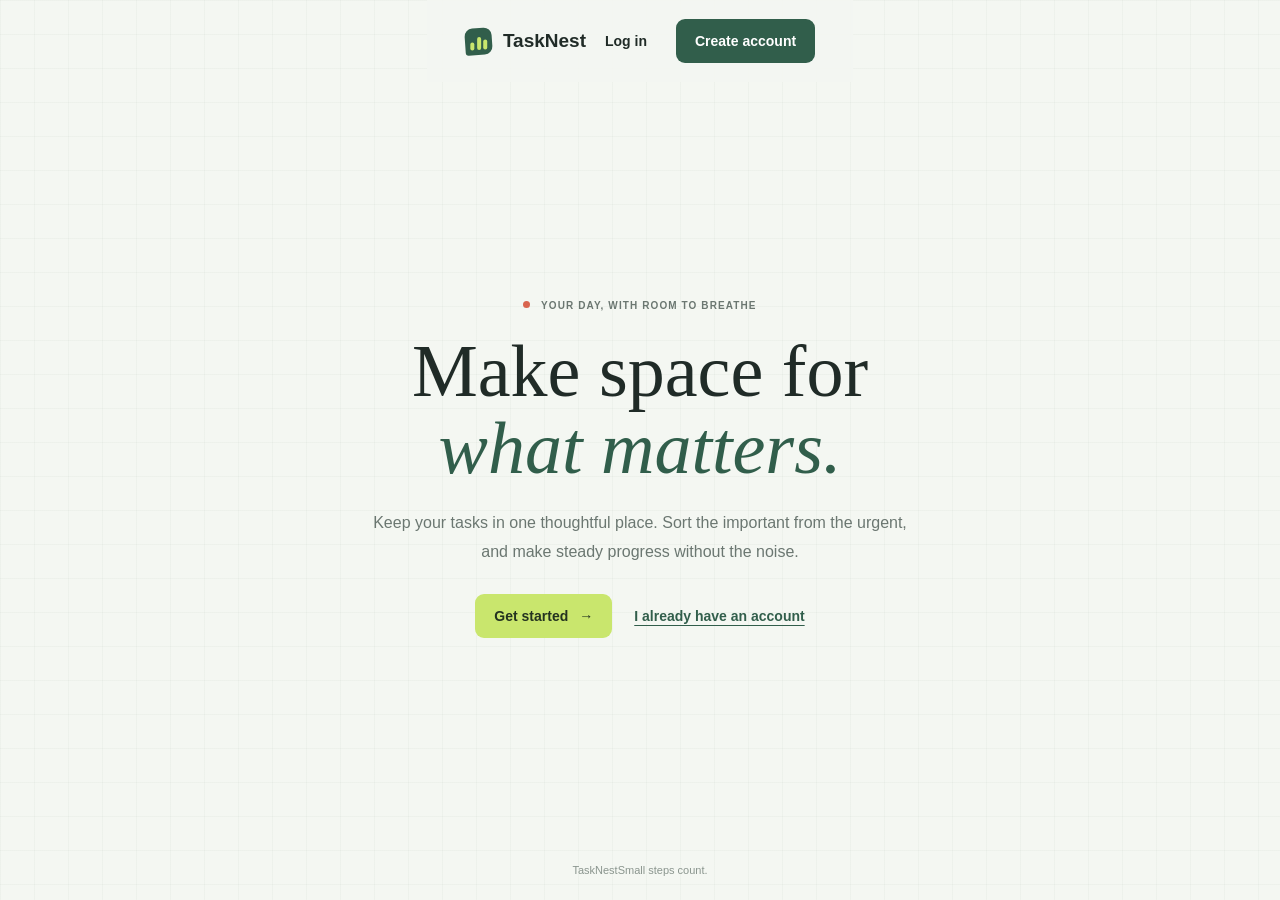
<file: tasknest/tasknest/tasknest-frontend/index.html>
<!doctype html>
<html lang="en">
<head>
    <meta charset="utf-8">
    <meta name="viewport" content="width=device-width, initial-scale=1">
    <meta name="theme-color" content="#f4f7f2">
    <title>TaskNest | A calmer task list</title>
    <link rel="stylesheet" href="css/style.css">
</head>
<body class="home-page">
    <header class="site-header">
        <a class="brand" href="index.html" aria-label="TaskNest home">
            <span class="brand-mark" aria-hidden="true"><span></span><span></span><span></span></span>
            <span>TaskNest</span>
        </a>
        <nav class="header-actions" aria-label="Account">
            <a class="button button-quiet" href="login.html">Log in</a>
            <a class="button button-dark" href="register.html">Create account</a>
        </nav>
    </header>

    <main>
        <section class="home-intro">
            <p class="eyebrow"><span class="eyebrow-dot"></span> YOUR DAY, WITH ROOM TO BREATHE</p>
            <h1>Make space for<br><span>what matters.</span></h1>
            <p class="home-copy">Keep your tasks in one thoughtful place. Sort the important from the urgent, and make steady progress without the noise.</p>
            <div class="home-actions">
                <a class="button button-accent" href="register.html">Get started <span aria-hidden="true">→</span></a>
                <a class="text-link" href="login.html">I already have an account</a>
            </div>
        </section>

    </main>
    <footer class="site-footer"><span>TaskNest</span><span>Small steps count.</span></footer>
</body>
</html>
</file>
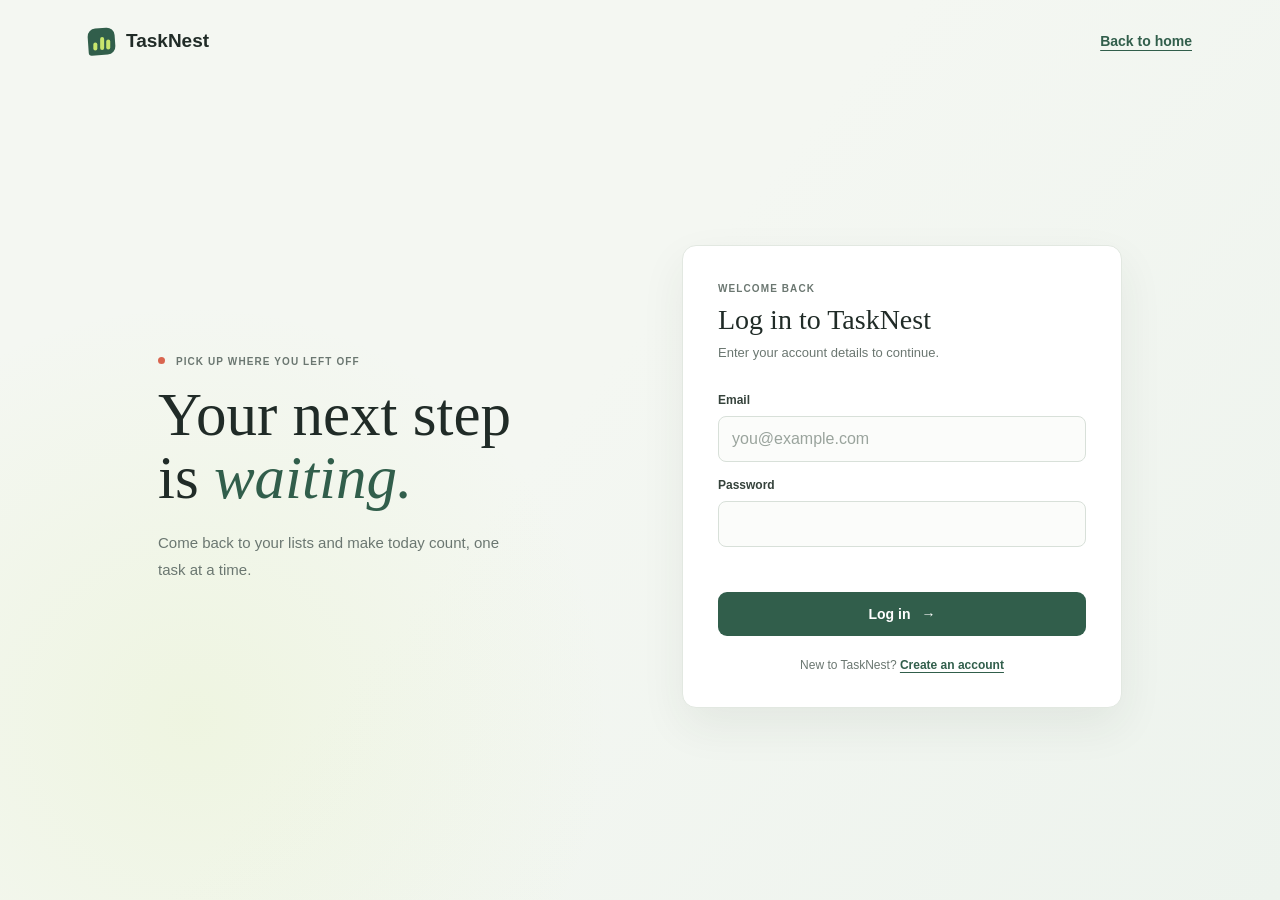
<file: tasknest/tasknest/tasknest-frontend/alerts.html>
<!doctype html>
<html lang="en">
<head>
    <meta charset="utf-8">
    <meta name="viewport" content="width=device-width, initial-scale=1">
    <meta name="theme-color" content="#f4f7f2">
    <title>Alerts | TaskNest</title>
    <link rel="stylesheet" href="css/style.css">
    <script src="js/api.js" defer></script>
    <script src="js/alerts.js" defer></script>
</head>
<body class="dashboard-page alerts-page">
    <div class="app-shell">
        <aside class="sidebar">
            <a class="brand" href="dashboard.html" aria-label="TaskNest dashboard">
                <span class="brand-mark" aria-hidden="true"><span></span><span></span><span></span></span>
                <span>TaskNest</span>
            </a>
            <button id="mobile-nav-toggle" class="mobile-nav-toggle" type="button" aria-expanded="false" aria-controls="alert-navigation" aria-label="Open navigation">
                <span></span><span></span><span></span>
            </button>
            <p class="sidebar-label">WORKSPACE</p>
            <nav id="alert-navigation" class="side-nav side-nav-alerts" aria-label="Task views">
                <a class="nav-item nav-link" href="dashboard.html"><span class="nav-symbol nav-symbol-overview" aria-hidden="true"></span>Dashboard</a>
                <a class="nav-item nav-link" href="dashboard.html#tasklists-section"><span class="nav-symbol nav-symbol-tasks" aria-hidden="true"></span>Task Lists</a>
                <a class="nav-item nav-link is-active" href="alerts.html" aria-current="page"><span class="nav-symbol nav-symbol-overdue" aria-hidden="true"></span>Alerts<span class="nav-badge" data-alert-badge hidden>0</span></a>
            </nav>
            <div class="sidebar-bottom">
                <span class="sidebar-note">Make room for<br>what matters.</span>
                <button id="logout-button" class="logout-button" type="button"><span aria-hidden="true">↪</span> Log out</button>
            </div>
        </aside>

        <main class="dashboard-main alerts-main">
            <header class="dashboard-header">
                <div>
                    <p class="eyebrow" id="alerts-date-label">YOUR PERSONAL WORKSPACE</p>
                    <h1 id="alerts-welcome">Task alerts</h1>
                    <p class="dashboard-subtitle">A clear view of tasks that need attention.</p>
                </div>
                <button id="mobile-logout-button" class="button button-quiet mobile-logout" type="button">Log out</button>
            </header>

            <section class="alert-summary-section" aria-labelledby="alert-summary-heading">
                <div class="section-heading">
                    <div><p class="eyebrow">YOUR NEXT STEPS</p><h2 id="alert-summary-heading">At a glance</h2></div>
                    <span id="alert-summary-date" class="updated-label">Loading…</span>
                </div>
                <div class="alert-summary-grid" aria-live="polite">
                    <article class="alert-summary-card summary-overdue"><span>Overdue</span><strong id="alert-count-overdue">—</strong></article>
                    <article class="alert-summary-card summary-today"><span>Due today</span><strong id="alert-count-today">—</strong></article>
                    <article class="alert-summary-card summary-tomorrow"><span>Due tomorrow</span><strong id="alert-count-tomorrow">—</strong></article>
                    <article class="alert-summary-card summary-upcoming"><span>Upcoming</span><strong id="alert-count-upcoming">—</strong></article>
                </div>
                <p id="alerts-message" class="inline-message" role="status" aria-live="polite">Loading your alerts…</p>
                <p id="alert-action-message" class="alert-action-message" role="status" aria-live="polite"></p>
            </section>

            <section class="alert-groups" aria-label="Tasks requiring attention">
                <section class="alert-group" aria-labelledby="overdue-heading">
                    <div class="alert-group-heading"><span class="alert-heading-mark mark-overdue" aria-hidden="true">!</span><div><p class="eyebrow">PAST DUE</p><h2 id="overdue-heading">Overdue tasks</h2></div><span id="overdue-group-count" class="alert-group-count">—</span></div>
                    <div id="overdue-alert-list" class="alert-task-list"></div>
                    <p id="overdue-empty" class="alert-empty" hidden>No overdue tasks 🎉</p>
                </section>
                <section class="alert-group" aria-labelledby="today-heading">
                    <div class="alert-group-heading"><span class="alert-heading-mark mark-today" aria-hidden="true">●</span><div><p class="eyebrow">DUE DATE</p><h2 id="today-heading">Due today</h2></div><span id="today-group-count" class="alert-group-count">—</span></div>
                    <div id="today-alert-list" class="alert-task-list"></div>
                    <p id="today-empty" class="alert-empty" hidden>No tasks due today.</p>
                </section>
                <section class="alert-group" aria-labelledby="tomorrow-heading">
                    <div class="alert-group-heading"><span class="alert-heading-mark mark-tomorrow" aria-hidden="true">◷</span><div><p class="eyebrow">COMING UP</p><h2 id="tomorrow-heading">Due tomorrow</h2></div><span id="tomorrow-group-count" class="alert-group-count">—</span></div>
                    <div id="tomorrow-alert-list" class="alert-task-list"></div>
                    <p id="tomorrow-empty" class="alert-empty" hidden>No tasks due tomorrow.</p>
                </section>
                <section class="alert-group" aria-labelledby="upcoming-heading">
                    <div class="alert-group-heading"><span class="alert-heading-mark mark-upcoming" aria-hidden="true">→</span><div><p class="eyebrow">AFTER TOMORROW</p><h2 id="upcoming-heading">Upcoming tasks</h2></div><span id="upcoming-group-count" class="alert-group-count">—</span></div>
                    <div id="upcoming-alert-list" class="alert-task-list"></div>
                    <p id="upcoming-empty" class="alert-empty" hidden>No upcoming tasks.</p>
                </section>
            </section>
            <footer class="dashboard-footer"><span>TaskNest</span><span>Steady progress, at your pace.</span></footer>
        </main>
    </div>
</body>
</html>
</file>
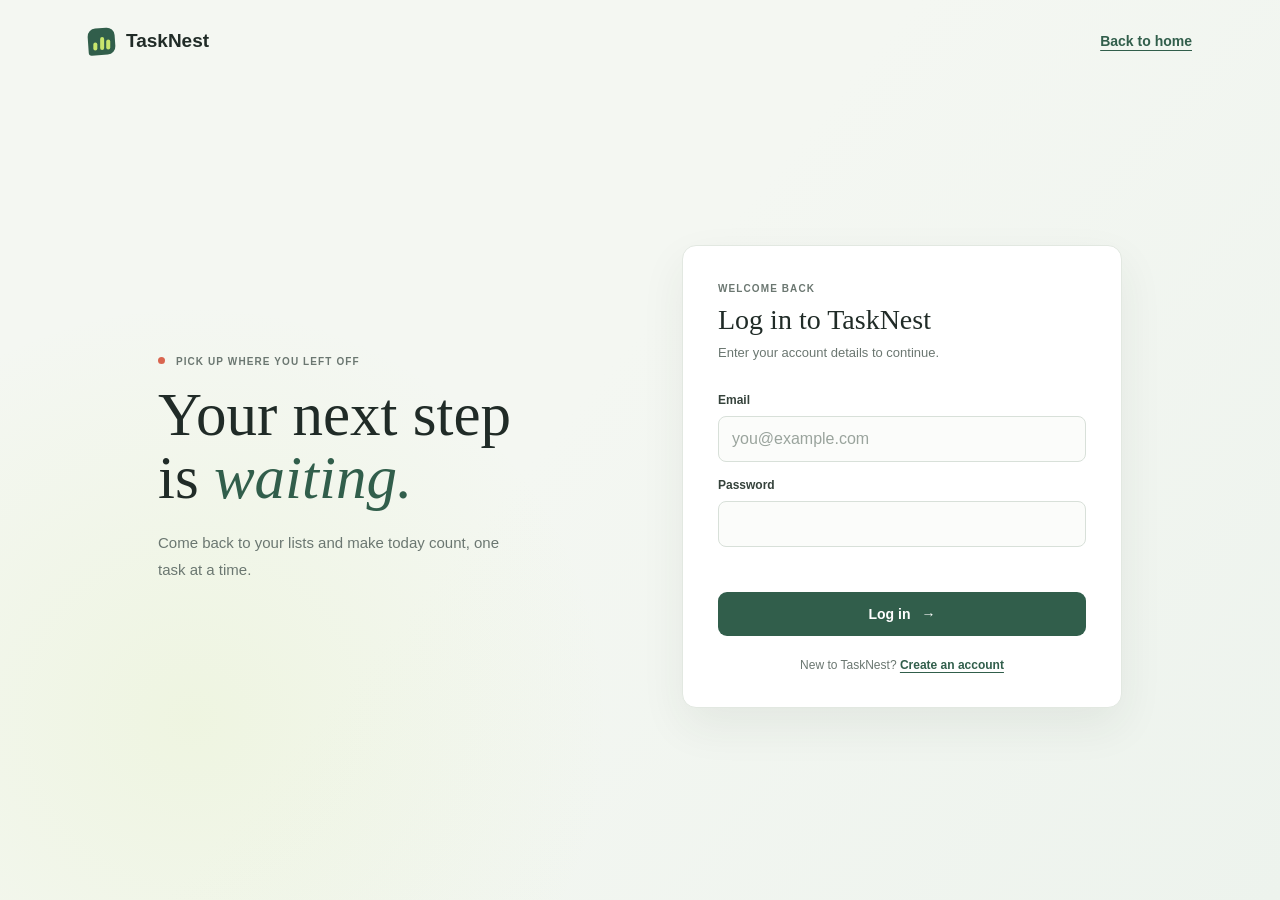
<file: tasknest/tasknest/tasknest-frontend/dashboard.html>
<!doctype html>
<html lang="en">
<head>
    <meta charset="utf-8">
    <meta name="viewport" content="width=device-width, initial-scale=1">
    <meta name="theme-color" content="#f4f7f2">
    <title>Dashboard | TaskNest</title>
    <link rel="stylesheet" href="css/style.css">
    <script src="js/api.js" defer></script>
    <script src="js/alerts.js" defer></script>
    <script src="js/dashboard.js" defer></script>
</head>
<body class="dashboard-page">
    <div class="app-shell">
        <aside class="sidebar">
            <a class="brand" href="dashboard.html" aria-label="TaskNest dashboard">
                <span class="brand-mark" aria-hidden="true"><span></span><span></span><span></span></span>
                <span>TaskNest</span>
            </a>
            <button id="mobile-nav-toggle" class="mobile-nav-toggle" type="button" aria-expanded="false" aria-controls="task-navigation" aria-label="Open navigation">
                <span></span><span></span><span></span>
            </button>
            <p class="sidebar-label">WORKSPACE</p>
            <nav id="task-navigation" class="side-nav side-nav-alerts" aria-label="Task views">
                <button class="nav-item is-active" type="button" data-view="dashboard"><span class="nav-symbol nav-symbol-overview" aria-hidden="true"></span>Dashboard</button>
                <button class="nav-item" type="button" data-view="tasks"><span class="nav-symbol nav-symbol-tasks" aria-hidden="true"></span>Task Lists</button>
                <a class="nav-item nav-link" href="alerts.html"><span class="nav-symbol nav-symbol-overdue" aria-hidden="true"></span>Alerts<span class="nav-badge" data-alert-badge hidden>0</span></a>
            </nav>
            <div class="sidebar-bottom">
                <span class="sidebar-note">Make room for<br>what matters.</span>
                <button id="logout-button" class="logout-button" type="button"><span aria-hidden="true">↪</span> Log out</button>
            </div>
        </aside>

        <main class="dashboard-main">
            <header class="dashboard-header">
                <div>
                    <p class="eyebrow" id="today-label">YOUR PERSONAL WORKSPACE</p>
                    <h1 id="welcome-heading">Welcome back</h1>
                    <p class="dashboard-subtitle">A clear view of what’s moving forward.</p>
                </div>
                <button id="mobile-logout-button" class="button button-quiet mobile-logout" type="button">Log out</button>
            </header>

            <section id="stats-section" class="stats-section" aria-labelledby="stats-heading">
                <div class="section-heading">
                    <div><p class="eyebrow">AT A GLANCE</p><h2 id="stats-heading">Your progress</h2></div>
                    <span id="stats-updated" class="updated-label">Loading your stats…</span>
                </div>
                <div class="stats-grid" aria-live="polite">
                    <article class="stat-card stat-total"><span class="stat-label">Total tasks</span><strong id="stat-total" class="stat-value">—</strong><span class="stat-caption">Across your lists</span></article>
                    <article class="stat-card stat-completed"><span class="stat-label">Completed</span><strong id="stat-completed" class="stat-value">—</strong><span class="stat-caption">Already taken care of</span></article>
                    <article class="stat-card stat-pending"><span class="stat-label">Pending</span><strong id="stat-pending" class="stat-value">—</strong><span class="stat-caption">Still on your list</span></article>
                    <article class="stat-card stat-overdue"><span class="stat-label">Overdue</span><strong id="stat-overdue" class="stat-value">—</strong><span class="stat-caption">Ready for a fresh look</span></article>
                    <article class="stat-card stat-high"><span class="stat-label"><span class="priority-dot dot-high"></span>High priority</span><strong id="stat-high" class="stat-value">—</strong><span class="stat-caption">Needs your attention</span></article>
                    <article class="stat-card stat-medium"><span class="stat-label"><span class="priority-dot dot-medium"></span>Medium priority</span><strong id="stat-medium" class="stat-value">—</strong><span class="stat-caption">Keep it in view</span></article>
                    <article class="stat-card stat-low"><span class="stat-label"><span class="priority-dot dot-low"></span>Low priority</span><strong id="stat-low" class="stat-value">—</strong><span class="stat-caption">When you have a moment</span></article>
                </div>
                <p id="dashboard-message" class="inline-message" role="status" aria-live="polite"></p>
            </section>

            <section class="dashboard-alerts" aria-labelledby="dashboard-alerts-heading">
                <div class="dashboard-alerts-heading">
                    <div>
                        <p class="eyebrow">NEEDS YOUR ATTENTION</p>
                        <h2 id="dashboard-alerts-heading">Task alerts</h2>
                    </div>
                    <a class="button button-outline" href="alerts.html">View alerts <span aria-hidden="true">→</span></a>
                </div>
                <div class="dashboard-alert-counts" aria-live="polite">
                    <p><strong id="dashboard-overdue-count">—</strong><span>Overdue</span></p>
                    <p><strong id="dashboard-today-count">—</strong><span>Due today</span></p>
                    <p><strong id="dashboard-tomorrow-count">—</strong><span>Due tomorrow</span></p>
                </div>
                <p id="dashboard-alert-message" class="inline-message" role="status" aria-live="polite">Loading alerts…</p>
            </section>

            <section id="tasklists-section" class="tasklists-section" aria-labelledby="tasklists-heading">
                <div class="section-heading tasklist-heading-row">
                    <div><p class="eyebrow">KEEP THINGS IN THEIR PLACE</p><h2 id="tasklists-heading">Task lists</h2></div>
                    <button id="show-tasklist-form" class="button button-outline" type="button">＋ New Task List</button>
                </div>
                <form id="tasklist-form" class="tasklist-create-form" hidden>
                    <label for="tasklist-name">Task list name</label>
                    <input id="tasklist-name" name="name" type="text" placeholder="e.g. College" maxlength="100" required>
                    <button id="create-tasklist-button" class="button button-dark" type="submit">Create list</button>
                    <button id="cancel-tasklist-form" class="button button-quiet" type="button">Cancel</button>
                </form>
                <p id="tasklist-message" class="inline-message" role="status" aria-live="polite">Loading your task lists…</p>
                <div id="tasklist-list" class="tasklist-grid" aria-live="polite"></div>
            </section>

            <section class="tasks-section" aria-labelledby="tasks-heading">
                <div class="section-heading task-heading-row">
                    <div><p class="eyebrow" id="task-kicker">YOUR LISTS, ALL HERE</p><h2 id="tasks-heading">My tasks</h2></div>
                    <div class="task-heading-actions">
                        <button id="show-task-form" class="button button-dark" type="button">＋ Add task</button>
                        <form id="task-search-form" class="task-tools" role="search">
                            <label class="visually-hidden" for="task-search">Search task titles</label>
                            <input id="task-search" type="search" placeholder="Search tasks" autocomplete="off">
                            <label class="visually-hidden" for="priority-filter">Filter by priority</label>
                            <select id="priority-filter">
                                <option value="">All priorities</option>
                                <option value="HIGH">High</option>
                                <option value="MEDIUM">Medium</option>
                                <option value="LOW">Low</option>
                            </select>
                            <label class="visually-hidden" for="status-filter">Filter by status</label>
                            <select id="status-filter">
                                <option value="">All statuses</option>
                                <option value="pending">Pending</option>
                                <option value="completed">Completed</option>
                            </select>
                            <button class="button button-outline" type="submit">Apply</button>
                        </form>
                    </div>
                </div>
                <p id="task-message" class="inline-message" role="status" aria-live="polite">Loading your tasks…</p>
                <div id="task-list" class="task-list" aria-live="polite"></div>
            </section>
            <footer class="dashboard-footer"><span>TaskNest</span><span>Steady progress, at your pace.</span></footer>
        </main>
    </div>

    <dialog id="task-dialog" class="task-dialog" aria-labelledby="task-dialog-heading">
        <form id="task-form" class="task-dialog-form">
            <div class="dialog-heading">
                <div><p class="eyebrow">TASK DETAILS</p><h2 id="task-dialog-heading">Add a task</h2></div>
                <button id="close-task-dialog" class="icon-button" type="button" aria-label="Close task form">×</button>
            </div>
            <label for="task-title">Task title</label>
            <input id="task-title" name="title" type="text" maxlength="200" required placeholder="What needs doing?">
            <label for="task-due-date">Due date</label>
            <input id="task-due-date" name="dueDate" type="date" required>
            <div class="form-two-column">
                <div><label for="task-priority">Priority</label><select id="task-priority" name="priority" required><option value="LOW">Low</option><option value="MEDIUM">Medium</option><option value="HIGH">High</option></select></div>
                <div><label for="task-list-select">Task list</label><select id="task-list-select" name="taskListId" required></select></div>
            </div>
            <p id="task-form-message" class="form-message" role="status" aria-live="polite"></p>
            <div class="dialog-actions">
                <button id="cancel-task-dialog" class="button button-quiet" type="button">Cancel</button>
                <button id="save-task-button" class="button button-dark" type="submit">Add task</button>
            </div>
        </form>
    </dialog>

    <dialog id="tasklist-dialog" class="task-dialog" aria-labelledby="tasklist-dialog-heading">
        <form id="tasklist-edit-form" class="task-dialog-form">
            <div class="dialog-heading">
                <div><p class="eyebrow">TASK LIST</p><h2 id="tasklist-dialog-heading">Edit task list</h2></div>
                <button id="close-tasklist-dialog" class="icon-button" type="button" aria-label="Close task list form">×</button>
            </div>
            <label for="tasklist-edit-name">Task list name</label>
            <input id="tasklist-edit-name" name="name" type="text" maxlength="100" required>
            <p id="tasklist-form-message" class="form-message" role="status" aria-live="polite"></p>
            <div class="dialog-actions">
                <button id="cancel-tasklist-dialog" class="button button-quiet" type="button">Cancel</button>
                <button id="save-tasklist-button" class="button button-dark" type="submit">Save changes</button>
            </div>
        </form>
    </dialog>
</body>
</html>
</file>
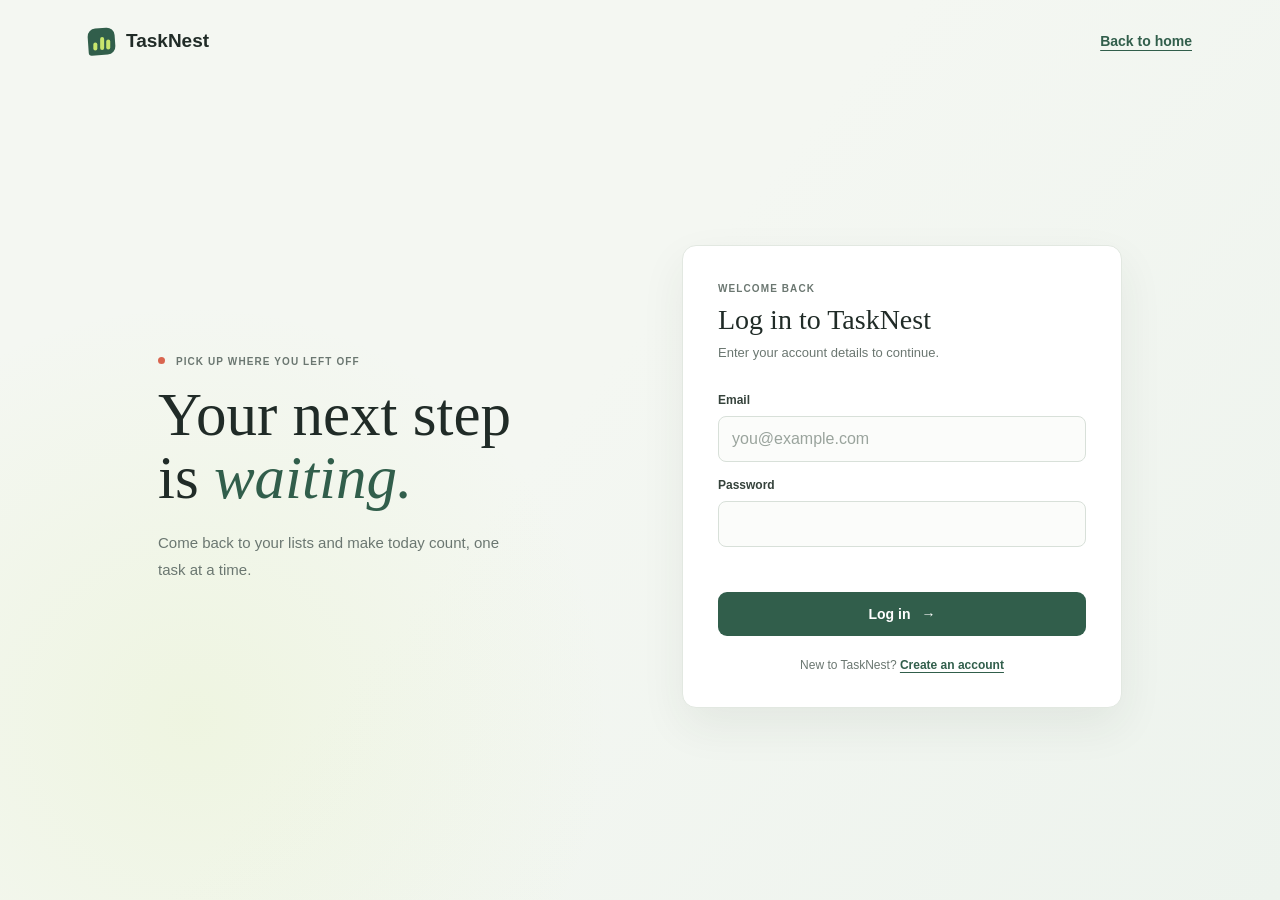
<file: tasknest/tasknest/tasknest-frontend/login.html>
<!doctype html>
<html lang="en">
<head>
    <meta charset="utf-8">
    <meta name="viewport" content="width=device-width, initial-scale=1">
    <meta name="theme-color" content="#f4f7f2">
    <title>Log in | TaskNest</title>
    <link rel="stylesheet" href="css/style.css">
    <script src="js/api.js" defer></script>
    <script src="js/auth.js" defer></script>
</head>
<body class="auth-page">
    <header class="site-header auth-header">
        <a class="brand" href="index.html" aria-label="TaskNest home">
            <span class="brand-mark" aria-hidden="true"><span></span><span></span><span></span></span>
            <span>TaskNest</span>
        </a>
        <a class="text-link" href="index.html">Back to home</a>
    </header>
    <main class="auth-layout login-layout">
        <section class="auth-aside">
            <p class="eyebrow"><span class="eyebrow-dot"></span> PICK UP WHERE YOU LEFT OFF</p>
            <h1>Your next step<br>is <span>waiting.</span></h1>
            <p>Come back to your lists and make today count, one task at a time.</p>
        </section>
        <section class="auth-form-wrap" aria-labelledby="login-heading">
            <div class="auth-form-heading">
                <p class="eyebrow">WELCOME BACK</p>
                <h2 id="login-heading">Log in to TaskNest</h2>
                <p>Enter your account details to continue.</p>
            </div>
            <form id="login-form" class="form-stack" novalidate>
                <label for="login-email">Email</label>
                <input id="login-email" name="email" type="email" autocomplete="email" placeholder="you@example.com" required>

                <label for="login-password">Password</label>
                <input id="login-password" name="password" type="password" autocomplete="current-password" required>

                <p id="login-message" class="form-message" role="status" aria-live="polite"></p>
                <button class="button button-dark button-wide" type="submit">Log in <span aria-hidden="true">→</span></button>
            </form>
            <p class="auth-switch">New to TaskNest? <a href="register.html">Create an account</a></p>
        </section>
    </main>
</body>
</html>
</file>
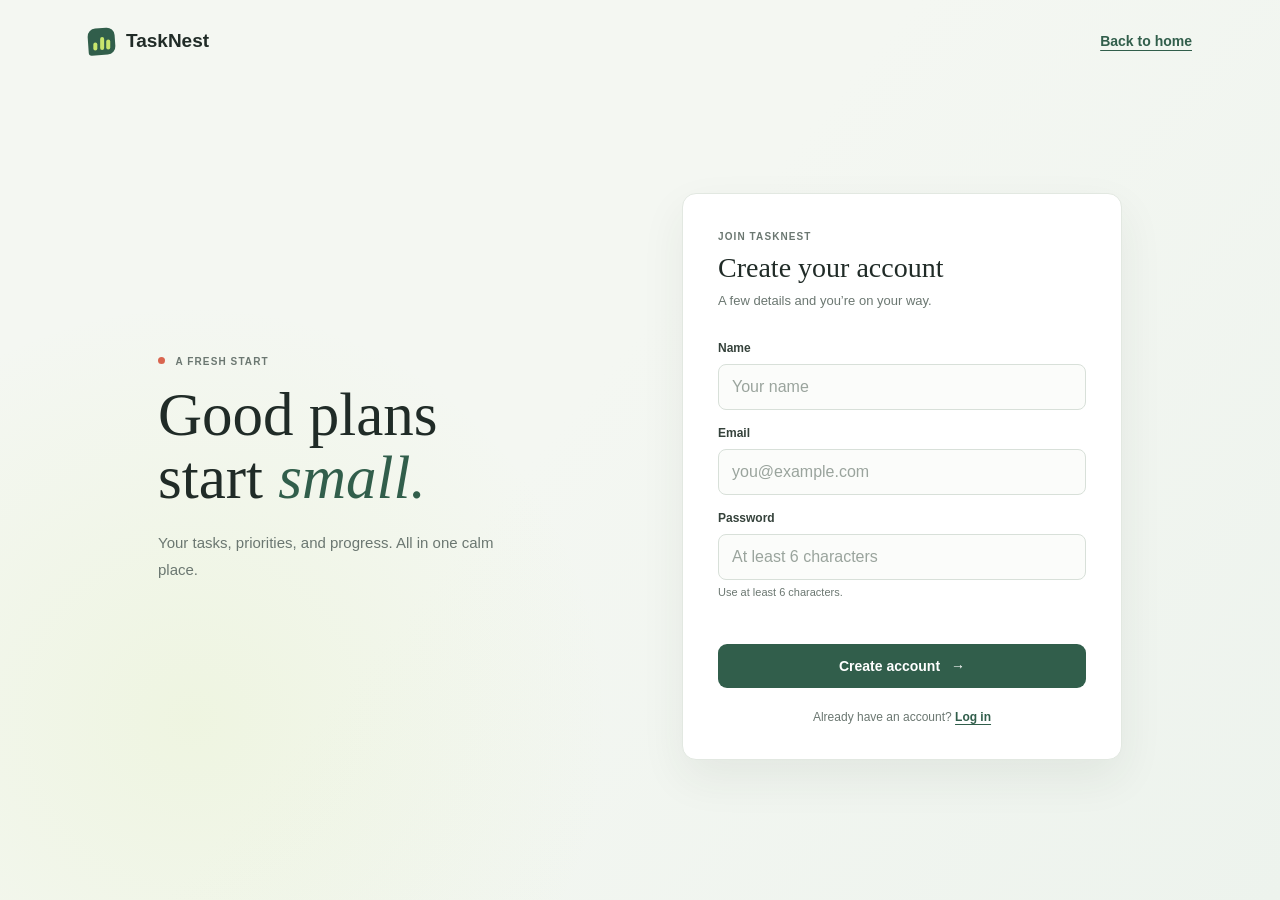
<file: tasknest/tasknest/tasknest-frontend/register.html>
<!doctype html>
<html lang="en">
<head>
    <meta charset="utf-8">
    <meta name="viewport" content="width=device-width, initial-scale=1">
    <meta name="theme-color" content="#f4f7f2">
    <title>Create account | TaskNest</title>
    <link rel="stylesheet" href="css/style.css">
    <script src="js/api.js" defer></script>
    <script src="js/auth.js" defer></script>
</head>
<body class="auth-page">
    <header class="site-header auth-header">
        <a class="brand" href="index.html" aria-label="TaskNest home">
            <span class="brand-mark" aria-hidden="true"><span></span><span></span><span></span></span>
            <span>TaskNest</span>
        </a>
        <a class="text-link" href="index.html">Back to home</a>
    </header>
    <main class="auth-layout">
        <section class="auth-aside">
            <p class="eyebrow"><span class="eyebrow-dot"></span> A FRESH START</p>
            <h1>Good plans<br>start <span>small.</span></h1>
            <p>Your tasks, priorities, and progress. All in one calm place.</p>
        </section>
        <section class="auth-form-wrap" aria-labelledby="register-heading">
            <div class="auth-form-heading">
                <p class="eyebrow">JOIN TASKNEST</p>
                <h2 id="register-heading">Create your account</h2>
                <p>A few details and you’re on your way.</p>
            </div>
            <form id="register-form" class="form-stack" novalidate>
                <label for="register-name">Name</label>
                <input id="register-name" name="name" type="text" autocomplete="name" placeholder="Your name" required maxlength="100">

                <label for="register-email">Email</label>
                <input id="register-email" name="email" type="email" autocomplete="email" placeholder="you@example.com" required>

                <label for="register-password">Password</label>
                <input id="register-password" name="password" type="password" autocomplete="new-password" placeholder="At least 6 characters" minlength="6" required>
                <p class="field-hint">Use at least 6 characters.</p>

                <p id="register-message" class="form-message" role="status" aria-live="polite"></p>
                <button class="button button-dark button-wide" type="submit">Create account <span aria-hidden="true">→</span></button>
            </form>
            <p class="auth-switch">Already have an account? <a href="login.html">Log in</a></p>
        </section>
    </main>
</body>
</html>
</file>
<file: tasknest/tasknest/tasknest-frontend/css/style.css>
:root {
    color-scheme: light;
    --ink: #202b27;
    --muted: #6b7771;
    --line: #dfe6df;
    --paper: #f4f7f2;
    --surface: #ffffff;
    --green: #315e4b;
    --green-dark: #244638;
    --green-soft: #e5eee7;
    --lime: #c9e66d;
    --coral: #d9654f;
    --coral-soft: #f9e9e4;
    --amber: #b77b2d;
    --amber-soft: #fbf1db;
    --blue: #557f98;
    --blue-soft: #e9f0f3;
    --shadow: 0 18px 45px rgba(37, 58, 45, 0.07);
    font-family: "Trebuchet MS", "Segoe UI", sans-serif;
    font-synthesis: none;
    text-rendering: optimizeLegibility;
}

* { box-sizing: border-box; }
html { min-width: 320px; background: var(--paper); }
body { margin: 0; color: var(--ink); background: var(--paper); }
a { color: inherit; }
button, input, select { font: inherit; }
button, a { -webkit-tap-highlight-color: transparent; }
button:focus-visible, a:focus-visible, input:focus-visible, select:focus-visible { outline: 3px solid rgba(83, 135, 105, 0.35); outline-offset: 2px; }

.site-header { min-height: 82px; max-width: 1240px; margin: 0 auto; padding: 0 38px; display: flex; align-items: center; justify-content: space-between; }
.brand { display: inline-flex; align-items: center; gap: 11px; color: var(--ink); font-weight: 800; font-size: 19px; text-decoration: none; letter-spacing: 0; }
.brand-mark { width: 27px; height: 27px; display: flex; align-items: flex-end; gap: 3px; padding: 5px; border-radius: 8px 8px 8px 3px; background: var(--green); transform: rotate(-4deg); }
.brand-mark span { display: block; width: 4px; border-radius: 5px; background: var(--lime); transform: rotate(4deg); }
.brand-mark span:nth-child(1) { height: 8px; }
.brand-mark span:nth-child(2) { height: 13px; }
.brand-mark span:nth-child(3) { height: 10px; }
.header-actions { display: flex; align-items: center; gap: 10px; }
.button { min-height: 44px; padding: 0 18px; display: inline-flex; align-items: center; justify-content: center; gap: 11px; border: 1px solid transparent; border-radius: 9px; text-decoration: none; font-size: 14px; font-weight: 700; cursor: pointer; transition: transform 150ms ease, background 150ms ease, border-color 150ms ease, box-shadow 150ms ease; }
.button:hover { transform: translateY(-1px); }
.button:disabled { cursor: wait; opacity: 0.65; transform: none; }
.button-dark { color: white; background: var(--green); }
.button-dark:hover { background: var(--green-dark); box-shadow: 0 5px 14px rgba(36, 70, 56, 0.16); }
.button-quiet { color: var(--ink); background: transparent; }
.button-quiet:hover { background: var(--green-soft); }
.button-accent { color: #243320; background: var(--lime); }
.button-accent:hover { background: #b9d95a; box-shadow: 0 5px 16px rgba(114, 145, 46, 0.18); }
.button-outline { color: var(--green); background: var(--surface); border-color: var(--line); }
.button-outline:hover { border-color: var(--green); background: #f8fbf8; }
.button-wide { width: 100%; margin-top: 4px; }
.text-link { color: var(--green); font-size: 14px; font-weight: 700; text-decoration-thickness: 1px; text-underline-offset: 4px; }
.text-link:hover { color: var(--green-dark); }
.eyebrow { margin: 0 0 14px; color: var(--muted); font-size: 10px; font-weight: 800; letter-spacing: 1.1px; line-height: 1.5; }
.eyebrow-dot { width: 7px; height: 7px; display: inline-block; margin-right: 7px; border-radius: 50%; background: var(--coral); vertical-align: 1px; }

.home-page { min-height: 100vh; display: grid; grid-template-rows: auto 1fr auto; background: var(--paper); background-image: linear-gradient(rgba(68, 103, 77, 0.035) 1px, transparent 1px), linear-gradient(90deg, rgba(68, 103, 77, 0.035) 1px, transparent 1px); background-size: 34px 34px; }
.home-page .site-header { background: rgba(244, 247, 242, 0.92); }
.home-page main { width: 100%; max-width: 1000px; margin: 0 auto; padding: 58px 36px 40px; align-self: center; }
.home-intro { max-width: 720px; margin: 0 auto; text-align: center; animation: arrive 450ms ease both; }
.home-intro .eyebrow { margin-bottom: 20px; }
.home-intro h1, .auth-aside h1 { margin: 0; font-family: Georgia, "Times New Roman", serif; font-size: clamp(44px, 7vw, 74px); font-weight: 500; line-height: 1.04; letter-spacing: 0; }
.home-intro h1 span, .auth-aside h1 span { color: var(--green); font-style: italic; }
.home-copy { max-width: 560px; margin: 22px auto 0; color: var(--muted); font-size: 16px; line-height: 1.8; }
.home-actions { margin-top: 27px; display: flex; align-items: center; justify-content: center; gap: 22px; }
.priority-label { width: fit-content; padding: 5px 8px; border-radius: 5px; font-size: 9px; font-weight: 800; letter-spacing: 0.5px; }
.priority-high { color: #a44737; background: var(--coral-soft); }
.priority-medium { color: #93621e; background: var(--amber-soft); }
.priority-low { color: #426d57; background: var(--green-soft); }
.site-footer { max-width: 1000px; margin: 8px auto 0; padding: 20px 36px 24px; display: flex; justify-content: space-between; color: #8a958e; font-size: 11px; }

.auth-page { min-height: 100vh; background: var(--paper); background-image: radial-gradient(circle at 15% 80%, rgba(201, 230, 109, 0.13), transparent 32%), linear-gradient(130deg, #f4f7f2 45%, #edf3ed 100%); }
.auth-header { max-width: 1180px; }
.auth-layout { max-width: 1040px; min-height: calc(100vh - 82px); margin: 0 auto; padding: 40px 38px 70px; display: grid; grid-template-columns: minmax(0, 1fr) minmax(360px, 440px); align-items: center; gap: clamp(45px, 9vw, 120px); }
.auth-aside { padding: 14px 0; }
.auth-aside h1 { font-size: clamp(43px, 5.3vw, 61px); }
.auth-aside > p:last-child { max-width: 345px; margin-top: 20px; color: var(--muted); font-size: 15px; line-height: 1.8; }
.auth-form-wrap { padding: 35px; border: 1px solid #e2e8e1; border-radius: 14px; background: var(--surface); box-shadow: var(--shadow); }
.auth-form-heading .eyebrow { margin-bottom: 8px; }
.auth-form-heading h2 { margin: 0; font-family: Georgia, "Times New Roman", serif; font-size: 28px; font-weight: 500; letter-spacing: 0; }
.auth-form-heading > p:last-child { margin: 9px 0 0; color: var(--muted); font-size: 13px; }
.form-stack { margin-top: 26px; display: grid; gap: 9px; }
.form-stack label { margin-top: 7px; color: #35423b; font-size: 12px; font-weight: 700; }
.form-stack input, .task-tools input, .task-tools select { width: 100%; min-height: 46px; padding: 0 13px; border: 1px solid #d8e0d9; border-radius: 8px; color: var(--ink); background: #fbfcfa; }
.form-stack input::placeholder, .task-tools input::placeholder { color: #9aa49d; }
.form-stack input:focus, .task-tools input:focus, .task-tools select:focus { border-color: #72927d; outline: 3px solid rgba(83, 135, 105, 0.12); }
.field-hint { margin: -3px 0 1px; color: var(--muted); font-size: 11px; }
.form-message { min-height: 19px; margin: 2px 0; font-size: 12px; line-height: 1.5; }
.message-error { color: #ad4337; }
.message-success { color: #347451; }
.message-info { color: var(--muted); }
.auth-switch { margin: 22px 0 0; color: var(--muted); font-size: 12px; text-align: center; }
.auth-switch a { color: var(--green); font-weight: 800; text-underline-offset: 3px; }

.dashboard-page { min-height: 100vh; background: #f5f7f4; }
.app-shell { min-height: 100vh; display: grid; grid-template-columns: 238px minmax(0, 1fr); }
.sidebar { position: sticky; top: 0; height: 100vh; padding: 28px 17px 20px; display: flex; flex-direction: column; border-right: 1px solid var(--line); background: #fbfcfa; }
.sidebar .brand { padding: 0 11px; }
.sidebar-label { margin: 47px 13px 13px; color: #96a098; font-size: 9px; font-weight: 800; letter-spacing: 1.1px; }
.side-nav { display: grid; gap: 5px; }
.nav-item { min-height: 43px; padding: 0 12px; display: flex; align-items: center; gap: 12px; border: 0; border-radius: 7px; color: #69756e; background: transparent; font-size: 13px; font-weight: 700; text-align: left; cursor: pointer; transition: color 150ms ease, background 150ms ease; }
.nav-item:hover { color: var(--green-dark); background: #f0f4ef; }
.nav-item.is-active { color: var(--green-dark); background: var(--green-soft); }
.nav-link { text-decoration: none; }
.nav-badge { min-width: 20px; height: 20px; margin-left: auto; padding: 0 5px; display: inline-grid; place-items: center; border-radius: 10px; color: white; background: var(--coral); font-size: 10px; font-weight: 800; }
.nav-badge[hidden] { display: none; }
.nav-symbol { width: 16px; height: 16px; position: relative; display: inline-block; flex: 0 0 16px; border: 1.5px solid currentColor; border-radius: 4px; opacity: 0.85; }
.nav-symbol-overview::after { content: ""; position: absolute; left: 3px; bottom: 3px; width: 8px; height: 4px; border-top: 1.5px solid currentColor; border-right: 1.5px solid currentColor; }
.nav-symbol-tasks::before, .nav-symbol-tasks::after { content: ""; position: absolute; left: 3px; width: 8px; border-top: 1.5px solid currentColor; }
.nav-symbol-tasks::before { top: 4px; }
.nav-symbol-tasks::after { top: 9px; }
.nav-symbol-today { border-radius: 50%; }
.nav-symbol-today::after { content: ""; position: absolute; left: 6px; top: 3px; width: 3px; height: 5px; border-left: 1.5px solid currentColor; border-bottom: 1.5px solid currentColor; }
.nav-symbol-overdue { border-radius: 50% 50% 4px 4px; }
.nav-symbol-overdue::after { content: ""; position: absolute; left: 6px; top: 3px; height: 6px; border-left: 1.5px solid currentColor; }
.sidebar-bottom { margin-top: auto; padding: 15px 10px 0; border-top: 1px solid var(--line); }
.sidebar-note { display: block; color: #87938b; font-family: Georgia, "Times New Roman", serif; font-size: 13px; font-style: italic; line-height: 1.5; }
.logout-button { margin-top: 16px; padding: 7px 0; border: 0; color: #68756d; background: transparent; font-size: 12px; font-weight: 700; cursor: pointer; }
.logout-button:hover { color: var(--coral); }
.logout-button span { margin-right: 6px; font-size: 17px; vertical-align: -1px; }
.dashboard-main { width: min(100%, 1260px); margin: 0 auto; padding: 44px clamp(24px, 4.6vw, 68px) 24px; }
.dashboard-header { margin-bottom: 39px; display: flex; align-items: flex-start; justify-content: space-between; gap: 20px; }
.dashboard-header .eyebrow { margin-bottom: 7px; }
.dashboard-header h1 { margin: 0; font-family: Georgia, "Times New Roman", serif; font-size: 35px; font-weight: 500; letter-spacing: 0; }
.dashboard-subtitle { margin: 8px 0 0; color: var(--muted); font-size: 13px; }
.section-heading { margin-bottom: 19px; display: flex; align-items: end; justify-content: space-between; gap: 20px; }
.section-heading .eyebrow { margin-bottom: 5px; }
.section-heading h2 { font-size: 23px; }
.updated-label { color: #89958d; font-size: 10px; }
.stats-section { margin-bottom: 44px; }
.stats-grid { display: grid; grid-template-columns: repeat(4, minmax(0, 1fr)); gap: 12px; }
.stat-card { min-height: 137px; padding: 17px 18px; display: flex; flex-direction: column; align-items: flex-start; border: 1px solid var(--line); border-top: 3px solid #97b4a0; border-radius: 9px; background: var(--surface); box-shadow: 0 5px 18px rgba(37, 58, 45, 0.025); animation: rise 320ms ease both; }
.stat-card:nth-child(2) { animation-delay: 35ms; }
.stat-card:nth-child(3) { animation-delay: 70ms; }
.stat-card:nth-child(4) { animation-delay: 105ms; }
.stat-card:nth-child(5) { animation-delay: 140ms; }
.stat-card:nth-child(6) { animation-delay: 175ms; }
.stat-card:nth-child(7) { animation-delay: 210ms; }
.stat-total { border-top-color: var(--green); }
.stat-completed { border-top-color: #5b9a6e; }
.stat-pending { border-top-color: #6688a2; }
.stat-overdue { border-top-color: var(--coral); }
.stat-high { border-top-color: #d9654f; }
.stat-medium { border-top-color: #d5a147; }
.stat-low { border-top-color: #78a486; }
.stat-label { display: inline-flex; align-items: center; gap: 7px; color: #66736c; font-size: 11px; font-weight: 700; }
.stat-value { margin-top: 11px; color: var(--ink); font-family: Georgia, "Times New Roman", serif; font-size: 33px; font-weight: 500; line-height: 1; }
.stat-caption { margin-top: auto; padding-top: 10px; color: #909a94; font-size: 10px; }
.priority-dot { width: 7px; height: 7px; display: inline-block; border-radius: 50%; }
.dot-high { background: var(--coral); }
.dot-medium { background: #d5a147; }
.dot-low { background: #78a486; }
.inline-message { min-height: 17px; margin: 12px 0 0; color: var(--muted); font-size: 12px; }
.message-error { color: #ad4337; }
.message-success { color: #347451; }
.message-info { color: var(--muted); }
.tasklists-section { margin: 0 0 35px; padding: 0 0 29px; border-bottom: 1px solid var(--line); }
.dashboard-alerts { margin: -18px 0 38px; padding: 19px 21px 12px; border: 1px solid #e6dccc; border-left: 3px solid var(--amber); border-radius: 9px; background: #fffdf8; }
.dashboard-alerts-heading { display: flex; align-items: center; justify-content: space-between; gap: 18px; }
.dashboard-alerts-heading .eyebrow { margin-bottom: 4px; }
.dashboard-alerts-heading h2 { margin: 0; font-family: Georgia, "Times New Roman", serif; font-size: 21px; font-weight: 500; }
.dashboard-alerts-heading .button { min-height: 36px; font-size: 11px; }
.dashboard-alert-counts { margin-top: 14px; display: grid; grid-template-columns: repeat(3, minmax(0, 1fr)); gap: 10px; }
.dashboard-alert-counts p { margin: 0; padding: 0 10px; display: grid; gap: 3px; border-left: 1px solid #e7e0d5; }
.dashboard-alert-counts p:first-child { padding-left: 0; border-left: 0; }
.dashboard-alert-counts strong { color: var(--ink); font-family: Georgia, "Times New Roman", serif; font-size: 21px; font-weight: 500; }
.dashboard-alert-counts span { color: var(--muted); font-size: 10px; }
.dashboard-alerts .inline-message { min-height: 12px; margin-top: 7px; }
.alerts-main { max-width: 1180px; }
.alert-summary-section { margin-bottom: 34px; }
.alert-summary-grid { display: grid; grid-template-columns: repeat(4, minmax(0, 1fr)); gap: 11px; }
.alert-summary-card { min-height: 93px; padding: 14px 16px; display: flex; align-items: center; justify-content: space-between; gap: 10px; border: 1px solid var(--line); border-top: 3px solid #82a48e; border-radius: 8px; background: var(--surface); }
.alert-summary-card span { color: #647168; font-size: 11px; font-weight: 700; }
.alert-summary-card strong { color: var(--ink); font-family: Georgia, "Times New Roman", serif; font-size: 30px; font-weight: 500; }
.summary-overdue { border-top-color: var(--coral); }
.summary-today { border-top-color: var(--amber); }
.summary-tomorrow { border-top-color: var(--blue); }
.summary-upcoming { border-top-color: #78a486; }
.alert-groups { display: grid; grid-template-columns: repeat(2, minmax(0, 1fr)); align-items: start; gap: 18px; }
.alert-group { min-width: 0; padding: 18px; border: 1px solid var(--line); border-radius: 9px; background: var(--surface); }
.alert-group-heading { margin-bottom: 13px; display: grid; grid-template-columns: 31px minmax(0, 1fr) auto; align-items: center; gap: 10px; }
.alert-heading-mark { width: 29px; height: 29px; display: grid; place-items: center; border-radius: 8px; color: var(--green); background: var(--green-soft); font-size: 13px; font-weight: 800; }
.mark-overdue { color: #a44737; background: var(--coral-soft); }
.mark-today { color: #93621e; background: var(--amber-soft); font-size: 9px; }
.mark-tomorrow { color: #55758a; background: var(--blue-soft); }
.mark-upcoming { color: #426d57; background: var(--green-soft); }
.alert-group-heading .eyebrow { margin-bottom: 2px; font-size: 9px; }
.alert-group-heading h2 { margin: 0; font-family: Georgia, "Times New Roman", serif; font-size: 19px; font-weight: 500; }
.alert-group-count { min-width: 24px; height: 24px; padding: 0 6px; display: inline-grid; place-items: center; border-radius: 12px; color: #627067; background: #f0f4ef; font-size: 10px; font-weight: 800; }
.alert-task-list { display: grid; gap: 8px; }
.alert-task-card { min-width: 0; padding: 11px 10px; display: grid; grid-template-columns: minmax(0, 1fr) auto; gap: 10px; align-items: center; border: 1px solid #e7ece7; border-radius: 7px; background: #fcfdfb; }
.alert-task-overdue { border-left: 3px solid var(--coral); }
.alert-task-detail { min-width: 0; grid-column: 1; }
.alert-task-title { display: block; overflow-wrap: anywhere; font-size: 12px; }
.alert-task-meta { margin-top: 5px; display: flex; flex-wrap: wrap; gap: 4px 10px; color: #849087; font-size: 10px; }
.alert-task-meta span + span::before { content: "in "; color: #a4ada7; }
.alert-task-card > .priority-label { grid-column: 2; grid-row: 1; }
.alert-complete-button { min-height: 31px; grid-column: 2; grid-row: 2; padding: 0 10px; font-size: 10px; }
.alert-empty { margin: 0; padding: 12px 2px 4px; color: #7a877e; font-family: Georgia, "Times New Roman", serif; font-size: 13px; font-style: italic; }
.alert-empty[hidden] { display: none; }
.alert-action-message { min-height: 16px; margin: 5px 0 0; font-size: 11px; }
.tasklist-heading-row { align-items: center; }
.tasklist-heading-row .button { min-height: 38px; font-size: 11px; }
.tasklist-create-form { margin: 0 0 15px; padding: 14px; display: grid; grid-template-columns: minmax(0, 1fr) auto auto; align-items: end; gap: 10px; border: 1px solid var(--line); border-radius: 8px; background: #fbfcfa; }
.tasklist-create-form[hidden] { display: none; }
.tasklist-create-form label { grid-column: 1 / -1; margin-bottom: -4px; color: #35423b; font-size: 11px; font-weight: 700; }
.tasklist-create-form input, .task-dialog-form input, .task-dialog-form select { min-width: 0; min-height: 42px; padding: 0 11px; border: 1px solid #d8e0d9; border-radius: 7px; color: var(--ink); background: white; }
.tasklist-create-form .button { min-height: 42px; font-size: 11px; }
.tasklist-grid { display: grid; grid-template-columns: repeat(3, minmax(0, 1fr)); gap: 10px; }
.tasklist-card { min-width: 0; min-height: 73px; padding: 12px; display: grid; grid-template-columns: 10px minmax(0, 1fr); align-content: center; gap: 6px 10px; border: 1px solid var(--line); border-radius: 8px; background: var(--surface); }
.tasklist-marker { width: 8px; height: 8px; grid-row: 1 / span 3; margin-top: 3px; border-radius: 2px 5px 2px 5px; background: #82a48e; }
.tasklist-card-name { min-width: 0; overflow-wrap: anywhere; font-size: 12px; }
.tasklist-card-count { color: #8a958e; font-size: 10px; }
.tasklist-card-actions { display: flex; align-items: center; gap: 12px; }
.tasklist-open, .task-edit { padding: 4px 0; border: 0; color: var(--green); background: transparent; font-size: 10px; font-weight: 700; cursor: pointer; }
.tasklist-open:hover, .task-edit:hover { text-decoration: underline; text-underline-offset: 3px; }
.task-heading-actions { display: grid; justify-items: end; gap: 11px; }
.task-heading-actions > .button { min-height: 38px; font-size: 11px; }
.tasks-section { padding-top: 25px; border-top: 1px solid var(--line); }
.task-heading-row { align-items: center; }
.task-tools { display: flex; align-items: center; gap: 8px; }
.task-tools input { width: min(210px, 24vw); min-height: 38px; font-size: 12px; }
.task-tools select { width: 130px; min-height: 38px; padding: 0 9px; font-size: 11px; }
.task-tools .button { min-height: 38px; padding: 0 13px; font-size: 11px; }
.task-list { display: grid; gap: 8px; }
.task-row { min-height: 76px; padding: 12px 14px; display: grid; grid-template-columns: minmax(0, 1fr) 86px 230px; align-items: center; gap: 12px; border: 1px solid var(--line); border-radius: 8px; background: var(--surface); animation: arrive 180ms ease both; }
.task-row-detail { min-width: 0; display: grid; gap: 6px; }
.task-row-title { overflow-wrap: anywhere; font-size: 13px; font-weight: 700; }
.task-row-complete .task-row-title { color: #8c9790; text-decoration: line-through; }
.task-row-metadata { display: flex; flex-wrap: wrap; align-items: center; gap: 5px 10px; }
.task-row-date, .task-row-list-name { color: #8a958e; font-size: 10px; }
.task-row-list-name::before { content: "in "; color: #a4ada7; }
.task-status { width: fit-content; padding: 3px 6px; border-radius: 4px; font-size: 9px; font-weight: 700; }
.status-pending { color: #55758a; background: var(--blue-soft); }
.status-completed { color: #426d57; background: var(--green-soft); }
.status-overdue { color: #a44737; background: var(--coral-soft); }
.task-row-actions { display: flex; align-items: center; justify-content: flex-end; gap: 10px; }
.task-completion-action { min-height: 30px; padding: 0 9px; border: 1px solid #cbd9ce; border-radius: 6px; color: var(--green); background: #f6faf6; font-size: 10px; font-weight: 700; white-space: nowrap; cursor: pointer; }
.task-completion-action:hover { border-color: var(--green); background: var(--green-soft); }
.task-completion-action.is-complete { color: #66766b; background: #f5f7f4; }
.task-delete { padding: 6px 8px; border: 0; border-radius: 5px; color: #87918a; background: transparent; font-size: 10px; cursor: pointer; }
.task-delete:hover { color: #a54236; background: var(--coral-soft); }
.task-delete:disabled, .task-edit:disabled, .task-toggle:disabled, .tasklist-open:disabled { opacity: 0.5; cursor: wait; }
.task-dialog { width: min(100% - 32px, 480px); max-height: calc(100vh - 32px); padding: 0; overflow: auto; border: 1px solid var(--line); border-radius: 13px; color: var(--ink); background: var(--surface); box-shadow: 0 25px 80px rgba(27, 45, 34, 0.25); }
.task-dialog::backdrop { background: rgba(27, 39, 32, 0.38); backdrop-filter: blur(3px); }
.task-dialog-form { padding: 25px; display: grid; gap: 9px; }
.dialog-heading { margin-bottom: 7px; display: flex; align-items: flex-start; justify-content: space-between; gap: 16px; }
.dialog-heading .eyebrow { margin-bottom: 4px; }
.dialog-heading h2 { margin: 0; font-family: Georgia, "Times New Roman", serif; font-size: 24px; font-weight: 500; }
.icon-button { width: 33px; height: 33px; flex: 0 0 33px; border: 0; border-radius: 6px; color: var(--muted); background: #f0f4ef; font-size: 22px; line-height: 1; cursor: pointer; }
.icon-button:hover { color: var(--ink); background: #e7ede7; }
.task-dialog-form > label, .form-two-column label { margin-top: 5px; color: #35423b; font-size: 11px; font-weight: 700; }
.form-two-column { display: grid; grid-template-columns: 1fr 1fr; gap: 12px; }
.form-two-column > div { min-width: 0; display: grid; gap: 9px; }
.dialog-actions { margin-top: 5px; display: flex; justify-content: flex-end; gap: 8px; }
.dialog-actions .button { min-height: 40px; font-size: 12px; }
.task-form-message { min-height: 18px; margin: 1px 0; font-size: 11px; line-height: 1.45; }
.dashboard-footer { padding: 30px 0 6px; display: flex; justify-content: space-between; color: #9aa39c; font-size: 10px; }
.mobile-logout { display: none; }
.mobile-nav-toggle { display: none; }
.visually-hidden { position: absolute; width: 1px; height: 1px; overflow: hidden; clip: rect(0, 0, 0, 0); white-space: nowrap; clip-path: inset(50%); }

@keyframes arrive { from { opacity: 0; transform: translateY(8px); } to { opacity: 1; transform: translateY(0); } }
@keyframes rise { from { opacity: 0; transform: translateY(5px); } to { opacity: 1; transform: translateY(0); } }

@media (max-width: 980px) {
    .stats-grid { grid-template-columns: repeat(3, minmax(0, 1fr)); }
    .app-shell { grid-template-columns: 205px minmax(0, 1fr); }
    .dashboard-main { padding-right: 28px; padding-left: 28px; }
    .task-heading-row { align-items: flex-start; flex-direction: column; }
    .task-heading-actions { width: 100%; justify-items: stretch; }
    .task-heading-actions > .button { width: fit-content; }
    .task-tools { width: 100%; }
    .task-tools input { width: auto; flex: 1; }
    .tasklist-grid { grid-template-columns: repeat(2, minmax(0, 1fr)); }
    .alert-summary-grid { grid-template-columns: repeat(2, minmax(0, 1fr)); }
    .alert-groups { gap: 12px; }
}

@media (max-width: 700px) {
    .site-header { min-height: 68px; padding: 0 19px; }
    .brand { font-size: 17px; }
    .header-actions { gap: 3px; }
    .header-actions .button { min-height: 39px; padding: 0 11px; font-size: 12px; }
    .home-page main { padding: 48px 21px 28px; }
    .home-intro h1 { font-size: clamp(42px, 11vw, 62px); }
    .home-copy { font-size: 14px; }
    .home-actions { align-items: flex-start; flex-direction: column; gap: 16px; }
    .site-footer { padding-right: 21px; padding-left: 21px; }
    .auth-layout { min-height: auto; padding: 23px 20px 45px; display: block; }
    .auth-aside { padding: 12px 0 25px; }
    .auth-aside h1 { font-size: 43px; }
    .auth-aside > p:last-child { margin-top: 12px; font-size: 13px; }
    .auth-form-wrap { padding: 25px 22px; }
    .app-shell { display: block; }
    .sidebar { position: sticky; z-index: 3; top: 0; width: 100%; height: auto; padding: 12px 15px 9px; display: grid; grid-template-columns: 1fr auto; gap: 9px; border-right: 0; border-bottom: 1px solid var(--line); }
    .sidebar .brand { padding: 0 3px; }
    .mobile-nav-toggle { width: 38px; height: 36px; padding: 8px; display: grid; align-content: center; gap: 4px; border: 1px solid var(--line); border-radius: 7px; color: var(--green); background: white; cursor: pointer; }
    .mobile-nav-toggle span { width: 19px; height: 1.5px; display: block; background: currentColor; }
    .sidebar-label, .sidebar-bottom { display: none; }
    .side-nav { grid-column: 1 / -1; display: none; grid-template-columns: repeat(4, minmax(0, 1fr)); gap: 3px; }
    .side-nav-alerts { grid-template-columns: repeat(3, minmax(0, 1fr)); }
    .sidebar.nav-expanded .side-nav { display: grid; }
    .nav-item { min-height: 39px; padding: 0 5px; justify-content: center; gap: 6px; font-size: 10px; }
    .nav-symbol { width: 13px; height: 13px; flex-basis: 13px; }
    .dashboard-main { padding: 28px 18px 18px; }
    .dashboard-header { margin-bottom: 29px; }
    .dashboard-header h1 { font-size: 29px; }
    .dashboard-subtitle { max-width: 245px; font-size: 12px; line-height: 1.5; }
    .mobile-logout { display: inline-flex; min-height: 36px; padding: 0 10px; font-size: 11px; }
    .section-heading h2 { font-size: 21px; }
    .section-heading { align-items: flex-start; }
    .updated-label { padding-top: 14px; font-size: 9px; text-align: right; }
    .stats-grid { grid-template-columns: repeat(2, minmax(0, 1fr)); gap: 9px; }
    .dashboard-alerts { margin-top: -14px; padding: 16px 14px 9px; }
    .dashboard-alerts-heading h2 { font-size: 19px; }
    .dashboard-alerts-heading .button { padding: 0 10px; font-size: 10px; }
    .dashboard-alert-counts { gap: 4px; }
    .dashboard-alert-counts p { padding: 0 5px; }
    .dashboard-alert-counts strong { font-size: 19px; }
    .dashboard-alert-counts span { font-size: 9px; }
    .alert-summary-grid { gap: 8px; }
    .alert-summary-card { min-height: 75px; padding: 11px; }
    .alert-summary-card span { font-size: 10px; }
    .alert-summary-card strong { font-size: 25px; }
    .alert-groups { grid-template-columns: 1fr; gap: 11px; }
    .alert-group { padding: 14px; }
    .stat-card { min-height: 119px; padding: 14px 13px; }
    .stat-label { font-size: 10px; }
    .stat-value { font-size: 29px; }
    .stat-caption { font-size: 9px; }
    .task-tools { display: grid; grid-template-columns: minmax(0, 1fr) 112px; }
    .task-tools input { width: 100%; }
    .task-tools .button { grid-column: 1 / -1; }
    .tasklist-grid { grid-template-columns: 1fr; }
    .tasklist-create-form { grid-template-columns: minmax(0, 1fr) auto; }
    .tasklist-create-form label { grid-column: 1 / -1; }
    .tasklist-create-form input { grid-column: 1 / -1; }
    .tasklist-create-form .button:last-child { grid-column: 2; }
    .task-row { grid-template-columns: minmax(0, 1fr) 65px; gap: 8px; }
    .task-row .priority-label { grid-column: 2; grid-row: 1; }
    .task-row-actions { grid-column: 1 / -1; grid-row: 2; justify-content: flex-start; flex-wrap: wrap; gap: 7px; }
    .task-row-detail { grid-column: 1; grid-row: 1; }
    .task-row-metadata { gap: 5px 7px; }
    .task-row-date, .task-row-list-name { font-size: 9px; }
    .task-dialog-form { padding: 20px; }
    .form-two-column { grid-template-columns: 1fr; gap: 7px; }
    .dashboard-footer { gap: 12px; font-size: 9px; }
}

@media (prefers-reduced-motion: reduce) {
    *, *::before, *::after { scroll-behavior: auto !important; animation-duration: 0.01ms !important; animation-iteration-count: 1 !important; transition-duration: 0.01ms !important; }
}
</file>
